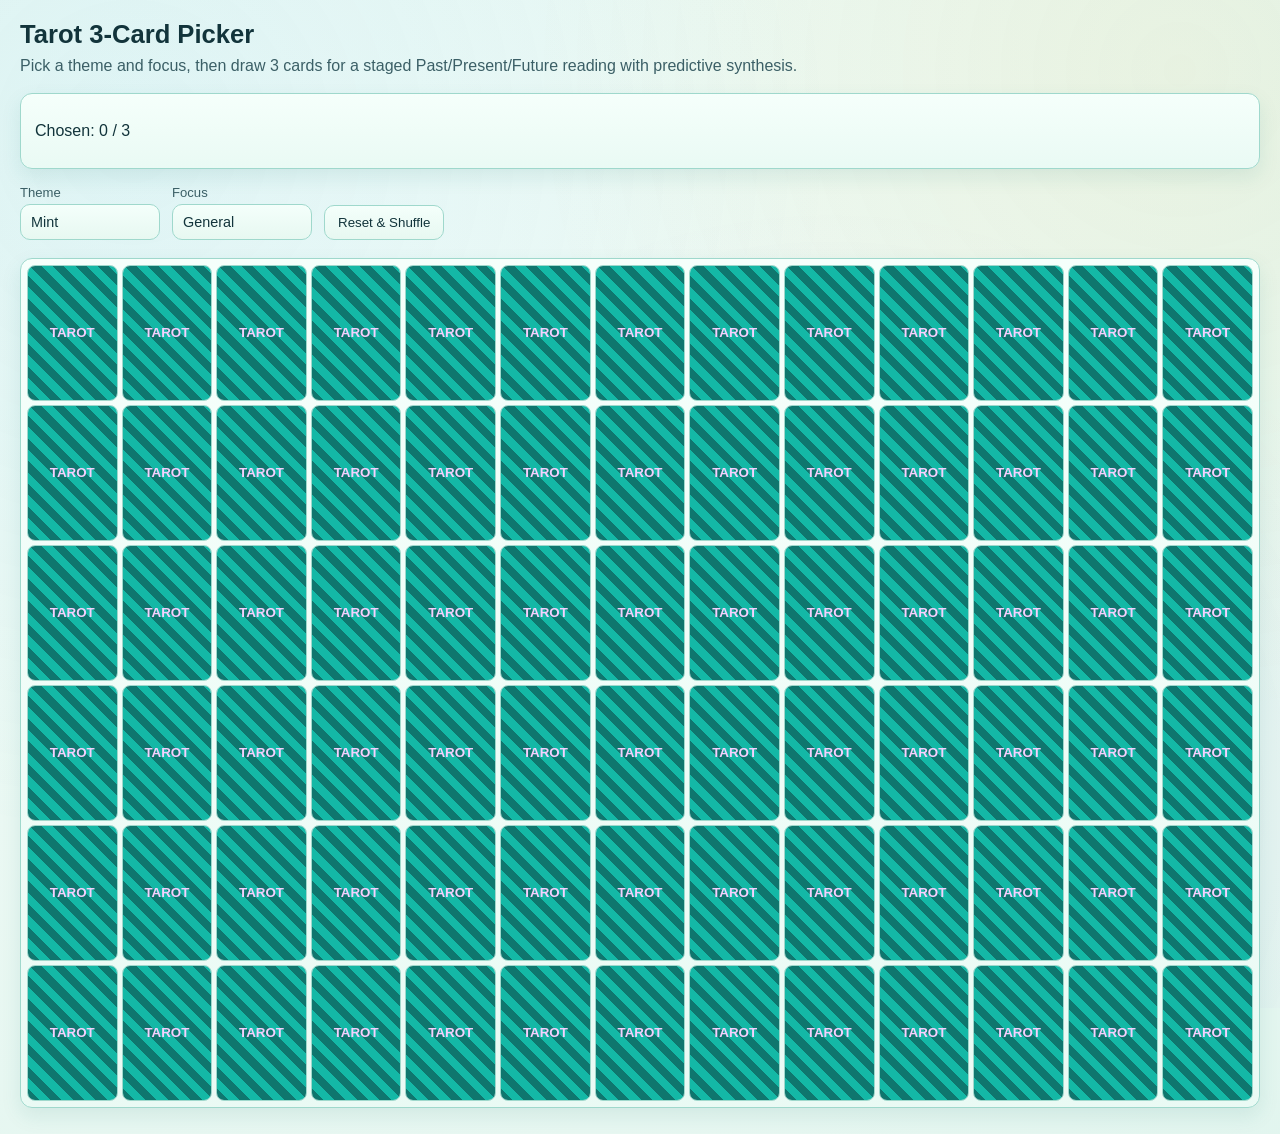
<file: tarot_picker.html>
<!doctype html>
<html lang="en">
<head>
  <meta charset="utf-8">
  <meta name="viewport" content="width=device-width, initial-scale=1">
  <title>Tarot 3-Card Picker + Predictive Reading</title>
  <style>
    :root {
      --bg: #0f172a;
      --card-back-1: #3b0764;
      --card-back-2: #7e22ce;
      --card-front: #f8fafc;
      --text: #e5e7eb;
      --muted: #cbd5e1;
      --accent: #f59e0b;
      --picked: #10b981;
      --panel: #0b1220;
      --border: #1f2937;
      --surface-a: #1e1b4b;
      --surface-b: #0f172a;
    }
    body[data-theme="parchment"] {
      --bg: #f5e9d2;
      --surface-a: #f8f1e3;
      --surface-b: #e8dcc5;
      --card-back-1: #8b5e34;
      --card-back-2: #b98a5a;
      --card-front: #fffdf8;
      --text: #1f2937;
      --muted: #475569;
      --accent: #b45309;
      --picked: #0f766e;
      --panel: #fff8ea;
      --border: #d6c3a5;
    }
    body[data-theme="mint"] {
      --bg: #e8f7f2;
      --surface-a: #f2fbf7;
      --surface-b: #d9f2ea;
      --card-back-1: #0f766e;
      --card-back-2: #14b8a6;
      --card-front: #ffffff;
      --text: #12343b;
      --muted: #3b5f66;
      --accent: #0f766e;
      --picked: #0ea5a4;
      --panel: #f5fffb;
      --border: #9fd8cc;
    }
    body[data-theme="white"] {
      --bg: #f8fafc;
      --surface-a: #ffffff;
      --surface-b: #eef2f7;
      --card-back-1: #475569;
      --card-back-2: #64748b;
      --card-front: #ffffff;
      --text: #1e293b;
      --muted: #475569;
      --accent: #0ea5e9;
      --picked: #0d9488;
      --panel: #ffffff;
      --border: #cbd5e1;
    }
    * { box-sizing: border-box; }
    body {
      margin: 0;
      font-family: "Segoe UI", Tahoma, Arial, sans-serif;
      color: var(--text);
      background: radial-gradient(circle at 20% 20%, var(--surface-a), var(--surface-b));
      background-size: 140% 140%;
      animation: auroraDrift 18s ease-in-out infinite;
      min-height: 100vh;
      position: relative;
      overflow-x: hidden;
    }
    body::before {
      content: "";
      position: fixed;
      inset: -12%;
      pointer-events: none;
      background:
        radial-gradient(circle at 18% 22%, rgba(56, 189, 248, 0.09), transparent 45%),
        radial-gradient(circle at 84% 16%, rgba(251, 191, 36, 0.08), transparent 40%),
        radial-gradient(circle at 62% 82%, rgba(168, 85, 247, 0.09), transparent 45%);
      animation: hazeShift 24s linear infinite;
      z-index: 0;
    }
    .wrap {
      max-width: 1300px;
      margin: 0 auto;
      padding: 20px;
      position: relative;
      z-index: 1;
    }
    h1 {
      margin: 0 0 8px;
      font-size: clamp(1.3rem, 2vw, 2rem);
    }
    .sub {
      margin: 0 0 18px;
      color: var(--muted);
    }
    .status, .prediction {
      margin: 0 0 16px;
      padding: 12px 14px;
      background: linear-gradient(180deg, rgba(11, 18, 32, 0.92), rgba(9, 15, 28, 0.92));
      border: 1px solid var(--border);
      border-radius: 12px;
      box-shadow: 0 12px 28px rgba(2, 6, 23, 0.28);
      backdrop-filter: blur(3px);
    }
    .picked-list {
      margin: 0;
      padding-left: 20px;
    }
    .controls {
      margin: 14px 0 18px;
      display: flex;
      gap: 12px;
      flex-wrap: wrap;
      align-items: end;
    }
    .control-group {
      display: grid;
      gap: 4px;
      min-width: 140px;
      font-size: 0.82rem;
      color: var(--muted);
    }
    .control-group select {
      appearance: none;
      background: linear-gradient(180deg, #1f2937, #172030);
      color: var(--text);
      border: 1px solid #334155;
      border-radius: 10px;
      padding: 9px 10px;
      font-size: 0.9rem;
      outline: none;
      transition: border-color .2s ease, box-shadow .2s ease;
    }
    .control-group select:focus {
      border-color: #94a3b8;
      box-shadow: 0 0 0 3px rgba(148, 163, 184, 0.2);
    }
    button.reset {
      background: linear-gradient(180deg, #1f2937, #172030);
      color: var(--text);
      border: 1px solid #334155;
      border-radius: 10px;
      padding: 9px 13px;
      cursor: pointer;
      transition: transform .16s ease, border-color .2s ease, box-shadow .2s ease;
    }
    button.reset:hover {
      border-color: #94a3b8;
      transform: translateY(-1px);
      box-shadow: 0 8px 16px rgba(2, 6, 23, 0.35);
    }
    .grid {
      display: grid;
      grid-template-columns: repeat(13, minmax(0, 1fr));
      gap: 4px;
      margin-bottom: 6px;
      padding: 6px;
      border: 1px solid #283548;
      border-radius: 12px;
      background: linear-gradient(180deg, #0a1020, #070c18);
      box-shadow: inset 0 0 0 1px rgba(148, 163, 184, 0.05), 0 12px 24px rgba(2, 6, 23, 0.35);
      transition: all .35s ease;
    }
    .grid.picked-only {
      height: auto;
      min-height: 140px;
      overflow: visible;
      display: flex;
      justify-content: center;
      align-items: center;
      gap: 14px;
      padding: 8px 0;
    }
    .card {
      position: relative;
      width: 100%;
      aspect-ratio: 2 / 3;
      min-height: 62px;
      border: 1px solid var(--border);
      border-radius: 8px;
      cursor: pointer;
      overflow: hidden;
      transition: transform .14s ease, box-shadow .22s ease, filter .2s ease;
      user-select: none;
      opacity: 1;
      transform: translateY(0) scale(1);
      animation: cardDeal .36s cubic-bezier(.2,.72,.2,1);
      animation-delay: calc(var(--i, 0) * 8ms);
    }
    .card:hover {
      transform: translateY(-2px);
      box-shadow: 0 5px 16px rgba(0, 0, 0, 0.35);
      filter: brightness(1.06);
    }
    .back, .front {
      position: absolute;
      inset: 0;
      display: grid;
      place-items: center;
      text-align: center;
      padding: 8px;
    }
    .back {
      color: #f5d0fe;
      font-weight: 700;
      background:
        repeating-linear-gradient(
          45deg,
          var(--card-back-1),
          var(--card-back-1) 8px,
          var(--card-back-2) 8px,
          var(--card-back-2) 16px
        );
    }
    .front {
      color: #111827;
      background: var(--card-front);
      transform: translateY(100%);
      transition: transform .2s ease;
      font-size: 0.76rem;
      font-weight: 600;
      line-height: 1.15;
      padding: 4px;
    }
    .card.picked {
      border-color: var(--picked);
      box-shadow: 0 0 0 2px rgba(16, 185, 129, 0.3), 0 8px 18px rgba(16, 185, 129, 0.22);
      cursor: default;
      transform: translateY(-2px);
      animation: pickedPop .22s ease-out;
    }
    .card.picked .front {
      transform: translateY(0);
    }
    .grid.picked-only .card {
      position: relative;
      left: auto;
      top: auto;
      transform: none;
      width: 98px;
      height: 147px;
      z-index: auto !important;
    }
    .grid.picked-only .card:hover {
      transform: translateY(-4px);
    }
    .grid.picked-only .card.picked {
      transform: none;
    }
    .grid.picked-only .card:not(.picked) {
      display: none;
    }
    .pick-no {
      position: absolute;
      top: 5px;
      right: 6px;
      font-size: 0.7rem;
      font-weight: 700;
      color: #052e16;
      background: #6ee7b7;
      border-radius: 999px;
      padding: 2px 7px;
    }
    .done {
      color: var(--accent);
      font-weight: 700;
      animation: glowPulse 1.4s ease-in-out infinite;
    }
    .prediction h2 {
      margin: 0 0 8px;
      font-size: 1.1rem;
    }
    .prediction.reveal {
      animation: panelRise .35s cubic-bezier(.16,.84,.24,1);
    }
    .prediction p {
      margin: 8px 0;
      line-height: 1.4;
    }
    .prediction .mini {
      font-size: 0.93rem;
      color: var(--muted);
    }
    .spread-grid {
      display: grid;
      grid-template-columns: repeat(3, minmax(0, 1fr));
      gap: 12px;
      margin-top: 10px;
    }
    .spread-card {
      border: 1px solid #334155;
      border-radius: 10px;
      padding: 10px;
      background: #0a1020;
    }
    .stage-wrap {
      display: grid;
      grid-template-columns: 82px 1fr;
      gap: 10px;
      align-items: start;
      margin-top: 6px;
    }
    .stage-tarot {
      width: 82px;
      height: 123px;
      border: 1px solid #334155;
      border-radius: 10px;
      overflow: hidden;
      box-shadow: 0 6px 14px rgba(2, 6, 23, 0.4);
      background: var(--card-front);
      display: grid;
      place-items: center;
      text-align: center;
      font-size: 0.72rem;
      font-weight: 700;
      line-height: 1.15;
      padding: 6px;
      color: #111827;
    }
    .stage-text {
      font-size: 0.9rem;
      color: var(--text);
      line-height: 1.35;
    }
    .reading-synthesis {
      border-top: 1px dashed #334155;
      margin-top: 10px;
      padding-top: 8px;
    }
    @media (max-width: 900px) {
      .spread-grid {
        grid-template-columns: 1fr;
      }
      .stage-wrap {
        grid-template-columns: 72px 1fr;
      }
      .stage-tarot {
        width: 72px;
        height: 108px;
      }
    }
    .spread-card strong {
      display: block;
      margin-bottom: 4px;
      color: #f8fafc;
    }



    body[data-theme="mint"] .status,
    body[data-theme="mint"] .prediction,
    body[data-theme="mint"] .grid {
      background: linear-gradient(180deg, rgba(245, 255, 251, 0.98), rgba(233, 250, 244, 0.98));
      border-color: #9fd8cc;
      color: #12343b;
      box-shadow: 0 8px 20px rgba(15, 118, 110, 0.10);
    }
    body[data-theme="mint"] .prediction .mini,
    body[data-theme="mint"] .sub,
    body[data-theme="mint"] .control-group,
    body[data-theme="mint"] .forecast,
    body[data-theme="mint"] .picked-list {
      color: #3b5f66;
    }
    body[data-theme="mint"] .spread-card {
      background: #ffffff;
      border-color: #9fd8cc;
    }
    body[data-theme="mint"] .spread-card strong {
      color: #12343b;
    }
    body[data-theme="mint"] .control-group select,
    body[data-theme="mint"] button.reset {
      background: linear-gradient(180deg, #f4fffb, #e7f8f1);
      color: #12343b;
      border-color: #9fd8cc;
    }

    body[data-theme="parchment"] .status,
    body[data-theme="parchment"] .prediction {
      background: linear-gradient(180deg, rgba(255, 248, 234, 0.98), rgba(248, 241, 227, 0.98));
      border-color: #d6c3a5;
      color: #1f2937;
    }
    body[data-theme="parchment"] .prediction .mini,
    body[data-theme="parchment"] .sub,
    body[data-theme="parchment"] .control-group {
      color: #475569;
    }
    body[data-theme="parchment"] .forecast,
    body[data-theme="parchment"] .picked-list {
      color: #334155;
    }
    body[data-theme="parchment"] .control-group select,
    body[data-theme="parchment"] button.reset {
      background: linear-gradient(180deg, #f8f1e3, #efe3ce);
      color: #1f2937;
      border-color: #cbb390;
    }
    body[data-theme="parchment"] .spread-card {
      background: #fff8ea;
      border-color: #d6c3a5;
    }

    body[data-theme="parchment"] .spread-card strong {
      color: #1f2937;
    }

    body[data-theme="parchment"] .stage-tarot {
      border-color: #cbb390;
    }

    body[data-theme="white"] .status,
    body[data-theme="white"] .prediction {
      background: linear-gradient(180deg, rgba(255,255,255,0.98), rgba(248,250,252,0.98));
      border-color: #cbd5e1;
      color: #1e293b;
    }
    body[data-theme="white"] .prediction .mini,
    body[data-theme="white"] .sub,
    body[data-theme="white"] .control-group {
      color: #475569;
    }
    body[data-theme="white"] .spread-card {
      background: #ffffff;
      border-color: #cbd5e1;
    }
    body[data-theme="white"] .spread-card strong {
      color: #0f172a;
    }
    body[data-theme="white"] .forecast,
    body[data-theme="white"] .picked-list {
      color: #334155;
    }
    body[data-theme="white"] .control-group select,
    body[data-theme="white"] button.reset {
      background: linear-gradient(180deg, #ffffff, #f8fafc);
      color: #1f2937;
      border-color: #cbd5e1;
    }
    .forecast {
      margin: 10px 0 6px;
      padding-left: 18px;
    }

    @keyframes auroraDrift {
      0% { background-position: 0% 50%; }
      50% { background-position: 100% 50%; }
      100% { background-position: 0% 50%; }
    }
    @keyframes hazeShift {
      0% { transform: translate3d(0,0,0) scale(1); }
      50% { transform: translate3d(1.5%, -1.5%, 0) scale(1.03); }
      100% { transform: translate3d(0,0,0) scale(1); }
    }
    @keyframes cardDeal {
      from { opacity: 0; transform: translateY(10px) scale(0.97); }
      to { opacity: 1; transform: translateY(0) scale(1); }
    }
    @keyframes pickedPop {
      0% { transform: translateY(0) scale(0.98); }
      100% { transform: translateY(-2px) scale(1); }
    }
    @keyframes panelRise {
      0% { opacity: 0; transform: translateY(10px); }
      100% { opacity: 1; transform: translateY(0); }
    }
    @keyframes glowPulse {
      0%, 100% { text-shadow: 0 0 0 rgba(245, 158, 11, 0); }
      50% { text-shadow: 0 0 10px rgba(245, 158, 11, 0.4); }
    }
    @media (prefers-reduced-motion: reduce) {
      *, *::before, *::after {
        animation: none !important;
        transition: none !important;
      }
    }

  </style>
</head>
<body>
  <main class="wrap">
    <h1>Tarot 3-Card Picker</h1>
    <p class="sub">Pick a theme and focus, then draw 3 cards for a staged Past/Present/Future reading with predictive synthesis.</p>
    <section class="status" aria-live="polite">
      <p id="count">Chosen: 0 / 3</p>
      <ol id="pickedList" class="picked-list"></ol>
      <p id="doneMsg" class="done" hidden>3 cards selected. Predictive reading generated below.</p>
    </section>
    <section id="predictionPanel" class="prediction" hidden>
      <h2>Predictive Reading</h2>
      <p class="mini">This forecast is interpretive guidance based on card archetypes, suit elements, and spread position (not deterministic certainty).</p>
      <div id="spreadCards" class="spread-grid"></div>
      <p id="patternLine"></p>
      <p id="trajectory"></p>
      <p id="likelyLine"></p>
      <p id="riskLine"></p>
      <ul id="forecastList" class="forecast"></ul>
      <p id="actionLine"></p>
      <p id="confidenceLine" class="mini"></p>
    </section>
    <div class="controls">
      <label class="control-group">Theme
        <select id="themeSelect">
          <option value="mint">Mint</option>
          <option value="parchment">Parchment</option>
          <option value="white">White</option>
        </select>
      </label>
      <label class="control-group">Focus
        <select id="focusSelect">
          <option value="general">General</option>
          <option value="love">Love</option>
          <option value="career">Career</option>
          <option value="money">Money</option>
        </select>
      </label>
      <button class="reset" id="resetBtn" type="button">Reset & Shuffle</button>
    </div>
    <section id="grid" class="grid" aria-label="Tarot cards">
      <button class="card" type="button" data-name="The Fool" data-index="0" aria-label="Tarot card 1"><span class="back">TAROT</span><span class="front">The Fool</span></button>
<button class="card" type="button" data-name="The Magician" data-index="1" aria-label="Tarot card 2"><span class="back">TAROT</span><span class="front">The Magician</span></button>
<button class="card" type="button" data-name="The High Priestess" data-index="2" aria-label="Tarot card 3"><span class="back">TAROT</span><span class="front">The High Priestess</span></button>
<button class="card" type="button" data-name="The Empress" data-index="3" aria-label="Tarot card 4"><span class="back">TAROT</span><span class="front">The Empress</span></button>
<button class="card" type="button" data-name="The Emperor" data-index="4" aria-label="Tarot card 5"><span class="back">TAROT</span><span class="front">The Emperor</span></button>
<button class="card" type="button" data-name="The Hierophant" data-index="5" aria-label="Tarot card 6"><span class="back">TAROT</span><span class="front">The Hierophant</span></button>
<button class="card" type="button" data-name="The Lovers" data-index="6" aria-label="Tarot card 7"><span class="back">TAROT</span><span class="front">The Lovers</span></button>
<button class="card" type="button" data-name="The Chariot" data-index="7" aria-label="Tarot card 8"><span class="back">TAROT</span><span class="front">The Chariot</span></button>
<button class="card" type="button" data-name="Strength" data-index="8" aria-label="Tarot card 9"><span class="back">TAROT</span><span class="front">Strength</span></button>
<button class="card" type="button" data-name="The Hermit" data-index="9" aria-label="Tarot card 10"><span class="back">TAROT</span><span class="front">The Hermit</span></button>
<button class="card" type="button" data-name="Wheel of Fortune" data-index="10" aria-label="Tarot card 11"><span class="back">TAROT</span><span class="front">Wheel of Fortune</span></button>
<button class="card" type="button" data-name="Justice" data-index="11" aria-label="Tarot card 12"><span class="back">TAROT</span><span class="front">Justice</span></button>
<button class="card" type="button" data-name="The Hanged Man" data-index="12" aria-label="Tarot card 13"><span class="back">TAROT</span><span class="front">The Hanged Man</span></button>
<button class="card" type="button" data-name="Death" data-index="13" aria-label="Tarot card 14"><span class="back">TAROT</span><span class="front">Death</span></button>
<button class="card" type="button" data-name="Temperance" data-index="14" aria-label="Tarot card 15"><span class="back">TAROT</span><span class="front">Temperance</span></button>
<button class="card" type="button" data-name="The Devil" data-index="15" aria-label="Tarot card 16"><span class="back">TAROT</span><span class="front">The Devil</span></button>
<button class="card" type="button" data-name="The Tower" data-index="16" aria-label="Tarot card 17"><span class="back">TAROT</span><span class="front">The Tower</span></button>
<button class="card" type="button" data-name="The Star" data-index="17" aria-label="Tarot card 18"><span class="back">TAROT</span><span class="front">The Star</span></button>
<button class="card" type="button" data-name="The Moon" data-index="18" aria-label="Tarot card 19"><span class="back">TAROT</span><span class="front">The Moon</span></button>
<button class="card" type="button" data-name="The Sun" data-index="19" aria-label="Tarot card 20"><span class="back">TAROT</span><span class="front">The Sun</span></button>
<button class="card" type="button" data-name="Judgement" data-index="20" aria-label="Tarot card 21"><span class="back">TAROT</span><span class="front">Judgement</span></button>
<button class="card" type="button" data-name="The World" data-index="21" aria-label="Tarot card 22"><span class="back">TAROT</span><span class="front">The World</span></button>
<button class="card" type="button" data-name="Ace of Wands" data-index="22" aria-label="Tarot card 23"><span class="back">TAROT</span><span class="front">Ace of Wands</span></button>
<button class="card" type="button" data-name="Two of Wands" data-index="23" aria-label="Tarot card 24"><span class="back">TAROT</span><span class="front">Two of Wands</span></button>
<button class="card" type="button" data-name="Three of Wands" data-index="24" aria-label="Tarot card 25"><span class="back">TAROT</span><span class="front">Three of Wands</span></button>
<button class="card" type="button" data-name="Four of Wands" data-index="25" aria-label="Tarot card 26"><span class="back">TAROT</span><span class="front">Four of Wands</span></button>
<button class="card" type="button" data-name="Five of Wands" data-index="26" aria-label="Tarot card 27"><span class="back">TAROT</span><span class="front">Five of Wands</span></button>
<button class="card" type="button" data-name="Six of Wands" data-index="27" aria-label="Tarot card 28"><span class="back">TAROT</span><span class="front">Six of Wands</span></button>
<button class="card" type="button" data-name="Seven of Wands" data-index="28" aria-label="Tarot card 29"><span class="back">TAROT</span><span class="front">Seven of Wands</span></button>
<button class="card" type="button" data-name="Eight of Wands" data-index="29" aria-label="Tarot card 30"><span class="back">TAROT</span><span class="front">Eight of Wands</span></button>
<button class="card" type="button" data-name="Nine of Wands" data-index="30" aria-label="Tarot card 31"><span class="back">TAROT</span><span class="front">Nine of Wands</span></button>
<button class="card" type="button" data-name="Ten of Wands" data-index="31" aria-label="Tarot card 32"><span class="back">TAROT</span><span class="front">Ten of Wands</span></button>
<button class="card" type="button" data-name="Page of Wands" data-index="32" aria-label="Tarot card 33"><span class="back">TAROT</span><span class="front">Page of Wands</span></button>
<button class="card" type="button" data-name="Knight of Wands" data-index="33" aria-label="Tarot card 34"><span class="back">TAROT</span><span class="front">Knight of Wands</span></button>
<button class="card" type="button" data-name="Queen of Wands" data-index="34" aria-label="Tarot card 35"><span class="back">TAROT</span><span class="front">Queen of Wands</span></button>
<button class="card" type="button" data-name="King of Wands" data-index="35" aria-label="Tarot card 36"><span class="back">TAROT</span><span class="front">King of Wands</span></button>
<button class="card" type="button" data-name="Ace of Cups" data-index="36" aria-label="Tarot card 37"><span class="back">TAROT</span><span class="front">Ace of Cups</span></button>
<button class="card" type="button" data-name="Two of Cups" data-index="37" aria-label="Tarot card 38"><span class="back">TAROT</span><span class="front">Two of Cups</span></button>
<button class="card" type="button" data-name="Three of Cups" data-index="38" aria-label="Tarot card 39"><span class="back">TAROT</span><span class="front">Three of Cups</span></button>
<button class="card" type="button" data-name="Four of Cups" data-index="39" aria-label="Tarot card 40"><span class="back">TAROT</span><span class="front">Four of Cups</span></button>
<button class="card" type="button" data-name="Five of Cups" data-index="40" aria-label="Tarot card 41"><span class="back">TAROT</span><span class="front">Five of Cups</span></button>
<button class="card" type="button" data-name="Six of Cups" data-index="41" aria-label="Tarot card 42"><span class="back">TAROT</span><span class="front">Six of Cups</span></button>
<button class="card" type="button" data-name="Seven of Cups" data-index="42" aria-label="Tarot card 43"><span class="back">TAROT</span><span class="front">Seven of Cups</span></button>
<button class="card" type="button" data-name="Eight of Cups" data-index="43" aria-label="Tarot card 44"><span class="back">TAROT</span><span class="front">Eight of Cups</span></button>
<button class="card" type="button" data-name="Nine of Cups" data-index="44" aria-label="Tarot card 45"><span class="back">TAROT</span><span class="front">Nine of Cups</span></button>
<button class="card" type="button" data-name="Ten of Cups" data-index="45" aria-label="Tarot card 46"><span class="back">TAROT</span><span class="front">Ten of Cups</span></button>
<button class="card" type="button" data-name="Page of Cups" data-index="46" aria-label="Tarot card 47"><span class="back">TAROT</span><span class="front">Page of Cups</span></button>
<button class="card" type="button" data-name="Knight of Cups" data-index="47" aria-label="Tarot card 48"><span class="back">TAROT</span><span class="front">Knight of Cups</span></button>
<button class="card" type="button" data-name="Queen of Cups" data-index="48" aria-label="Tarot card 49"><span class="back">TAROT</span><span class="front">Queen of Cups</span></button>
<button class="card" type="button" data-name="King of Cups" data-index="49" aria-label="Tarot card 50"><span class="back">TAROT</span><span class="front">King of Cups</span></button>
<button class="card" type="button" data-name="Ace of Swords" data-index="50" aria-label="Tarot card 51"><span class="back">TAROT</span><span class="front">Ace of Swords</span></button>
<button class="card" type="button" data-name="Two of Swords" data-index="51" aria-label="Tarot card 52"><span class="back">TAROT</span><span class="front">Two of Swords</span></button>
<button class="card" type="button" data-name="Three of Swords" data-index="52" aria-label="Tarot card 53"><span class="back">TAROT</span><span class="front">Three of Swords</span></button>
<button class="card" type="button" data-name="Four of Swords" data-index="53" aria-label="Tarot card 54"><span class="back">TAROT</span><span class="front">Four of Swords</span></button>
<button class="card" type="button" data-name="Five of Swords" data-index="54" aria-label="Tarot card 55"><span class="back">TAROT</span><span class="front">Five of Swords</span></button>
<button class="card" type="button" data-name="Six of Swords" data-index="55" aria-label="Tarot card 56"><span class="back">TAROT</span><span class="front">Six of Swords</span></button>
<button class="card" type="button" data-name="Seven of Swords" data-index="56" aria-label="Tarot card 57"><span class="back">TAROT</span><span class="front">Seven of Swords</span></button>
<button class="card" type="button" data-name="Eight of Swords" data-index="57" aria-label="Tarot card 58"><span class="back">TAROT</span><span class="front">Eight of Swords</span></button>
<button class="card" type="button" data-name="Nine of Swords" data-index="58" aria-label="Tarot card 59"><span class="back">TAROT</span><span class="front">Nine of Swords</span></button>
<button class="card" type="button" data-name="Ten of Swords" data-index="59" aria-label="Tarot card 60"><span class="back">TAROT</span><span class="front">Ten of Swords</span></button>
<button class="card" type="button" data-name="Page of Swords" data-index="60" aria-label="Tarot card 61"><span class="back">TAROT</span><span class="front">Page of Swords</span></button>
<button class="card" type="button" data-name="Knight of Swords" data-index="61" aria-label="Tarot card 62"><span class="back">TAROT</span><span class="front">Knight of Swords</span></button>
<button class="card" type="button" data-name="Queen of Swords" data-index="62" aria-label="Tarot card 63"><span class="back">TAROT</span><span class="front">Queen of Swords</span></button>
<button class="card" type="button" data-name="King of Swords" data-index="63" aria-label="Tarot card 64"><span class="back">TAROT</span><span class="front">King of Swords</span></button>
<button class="card" type="button" data-name="Ace of Pentacles" data-index="64" aria-label="Tarot card 65"><span class="back">TAROT</span><span class="front">Ace of Pentacles</span></button>
<button class="card" type="button" data-name="Two of Pentacles" data-index="65" aria-label="Tarot card 66"><span class="back">TAROT</span><span class="front">Two of Pentacles</span></button>
<button class="card" type="button" data-name="Three of Pentacles" data-index="66" aria-label="Tarot card 67"><span class="back">TAROT</span><span class="front">Three of Pentacles</span></button>
<button class="card" type="button" data-name="Four of Pentacles" data-index="67" aria-label="Tarot card 68"><span class="back">TAROT</span><span class="front">Four of Pentacles</span></button>
<button class="card" type="button" data-name="Five of Pentacles" data-index="68" aria-label="Tarot card 69"><span class="back">TAROT</span><span class="front">Five of Pentacles</span></button>
<button class="card" type="button" data-name="Six of Pentacles" data-index="69" aria-label="Tarot card 70"><span class="back">TAROT</span><span class="front">Six of Pentacles</span></button>
<button class="card" type="button" data-name="Seven of Pentacles" data-index="70" aria-label="Tarot card 71"><span class="back">TAROT</span><span class="front">Seven of Pentacles</span></button>
<button class="card" type="button" data-name="Eight of Pentacles" data-index="71" aria-label="Tarot card 72"><span class="back">TAROT</span><span class="front">Eight of Pentacles</span></button>
<button class="card" type="button" data-name="Nine of Pentacles" data-index="72" aria-label="Tarot card 73"><span class="back">TAROT</span><span class="front">Nine of Pentacles</span></button>
<button class="card" type="button" data-name="Ten of Pentacles" data-index="73" aria-label="Tarot card 74"><span class="back">TAROT</span><span class="front">Ten of Pentacles</span></button>
<button class="card" type="button" data-name="Page of Pentacles" data-index="74" aria-label="Tarot card 75"><span class="back">TAROT</span><span class="front">Page of Pentacles</span></button>
<button class="card" type="button" data-name="Knight of Pentacles" data-index="75" aria-label="Tarot card 76"><span class="back">TAROT</span><span class="front">Knight of Pentacles</span></button>
<button class="card" type="button" data-name="Queen of Pentacles" data-index="76" aria-label="Tarot card 77"><span class="back">TAROT</span><span class="front">Queen of Pentacles</span></button>
<button class="card" type="button" data-name="King of Pentacles" data-index="77" aria-label="Tarot card 78"><span class="back">TAROT</span><span class="front">King of Pentacles</span></button>
    </section>
  </main>
  <script>
    const allCards = ["The Fool", "The Magician", "The High Priestess", "The Empress", "The Emperor", "The Hierophant", "The Lovers", "The Chariot", "Strength", "The Hermit", "Wheel of Fortune", "Justice", "The Hanged Man", "Death", "Temperance", "The Devil", "The Tower", "The Star", "The Moon", "The Sun", "Judgement", "The World", "Ace of Wands", "Two of Wands", "Three of Wands", "Four of Wands", "Five of Wands", "Six of Wands", "Seven of Wands", "Eight of Wands", "Nine of Wands", "Ten of Wands", "Page of Wands", "Knight of Wands", "Queen of Wands", "King of Wands", "Ace of Cups", "Two of Cups", "Three of Cups", "Four of Cups", "Five of Cups", "Six of Cups", "Seven of Cups", "Eight of Cups", "Nine of Cups", "Ten of Cups", "Page of Cups", "Knight of Cups", "Queen of Cups", "King of Cups", "Ace of Swords", "Two of Swords", "Three of Swords", "Four of Swords", "Five of Swords", "Six of Swords", "Seven of Swords", "Eight of Swords", "Nine of Swords", "Ten of Swords", "Page of Swords", "Knight of Swords", "Queen of Swords", "King of Swords", "Ace of Pentacles", "Two of Pentacles", "Three of Pentacles", "Four of Pentacles", "Five of Pentacles", "Six of Pentacles", "Seven of Pentacles", "Eight of Pentacles", "Nine of Pentacles", "Ten of Pentacles", "Page of Pentacles", "Knight of Pentacles", "Queen of Pentacles", "King of Pentacles"];
    const MAJOR_META = {"The Fool": {"insight": "a leap into unknown potential", "advice": "start clean but commit to one grounded next step", "energy": 2, "challenge": 0.8, "domains": {"love": 0.8, "career": 1.2, "finance": 0.2, "wellbeing": 1.0}}, "The Magician": {"insight": "focused manifestation through skill and intention", "advice": "align your words, tools, and actions around one target", "energy": 1.9, "challenge": 0.6, "domains": {"love": 0.9, "career": 1.3, "finance": 0.8, "wellbeing": 0.9}}, "The High Priestess": {"insight": "hidden information and intuitive timing", "advice": "delay noisy decisions and trust quiet data", "energy": 0.4, "challenge": 0.9, "domains": {"love": 0.8, "career": 0.2, "finance": 0.1, "wellbeing": 1.2}}, "The Empress": {"insight": "growth, nurture, and abundance", "advice": "invest in what is already healthy and fertile", "energy": 1.5, "challenge": 0.4, "domains": {"love": 1.3, "career": 0.9, "finance": 0.8, "wellbeing": 1.3}}, "The Emperor": {"insight": "structure, authority, and execution", "advice": "set boundaries, timelines, and ownership", "energy": 1.4, "challenge": 0.8, "domains": {"love": 0.5, "career": 1.4, "finance": 1.1, "wellbeing": 0.6}}, "The Hierophant": {"insight": "tradition, mentorship, and shared values", "advice": "use proven systems before inventing new ones", "energy": 0.9, "challenge": 0.7, "domains": {"love": 1.0, "career": 0.8, "finance": 0.7, "wellbeing": 0.7}}, "The Lovers": {"insight": "alignment through choice and values", "advice": "choose what is honest, not just attractive", "energy": 1.2, "challenge": 0.8, "domains": {"love": 1.6, "career": 0.8, "finance": 0.4, "wellbeing": 1.0}}, "The Chariot": {"insight": "directed momentum and disciplined progress", "advice": "focus all effort on one lane for 30 days", "energy": 1.8, "challenge": 0.8, "domains": {"love": 0.7, "career": 1.5, "finance": 1.0, "wellbeing": 0.7}}, "Strength": {"insight": "courage, patience, and inner regulation", "advice": "lead with composure under pressure", "energy": 1.1, "challenge": 0.5, "domains": {"love": 1.1, "career": 0.9, "finance": 0.6, "wellbeing": 1.4}}, "The Hermit": {"insight": "reflection and selective withdrawal", "advice": "reduce noise and let insight mature", "energy": 0.2, "challenge": 1.0, "domains": {"love": 0.3, "career": 0.7, "finance": 0.4, "wellbeing": 1.1}}, "Wheel of Fortune": {"insight": "turning cycles and changing conditions", "advice": "stay adaptable and capitalize on timing", "energy": 1.3, "challenge": 1.0, "domains": {"love": 0.9, "career": 1.0, "finance": 1.0, "wellbeing": 0.8}}, "Justice": {"insight": "cause, effect, and objective truth", "advice": "document facts and choose proportionate action", "energy": 0.8, "challenge": 0.7, "domains": {"love": 0.6, "career": 1.0, "finance": 0.9, "wellbeing": 0.6}}, "The Hanged Man": {"insight": "necessary pause and perspective shift", "advice": "release control to reveal the better path", "energy": -0.2, "challenge": 1.2, "domains": {"love": 0.6, "career": 0.3, "finance": 0.2, "wellbeing": 0.8}}, "Death": {"insight": "ending that creates transformation", "advice": "close the old cycle fully before restarting", "energy": 0.7, "challenge": 1.3, "domains": {"love": 0.7, "career": 0.9, "finance": 0.7, "wellbeing": 0.9}}, "Temperance": {"insight": "integration, moderation, and healing", "advice": "blend extremes into a sustainable rhythm", "energy": 1.0, "challenge": 0.4, "domains": {"love": 1.0, "career": 0.9, "finance": 0.8, "wellbeing": 1.4}}, "The Devil": {"insight": "attachment, compulsion, or power traps", "advice": "name the dependency and renegotiate the pattern", "energy": 0.6, "challenge": 1.6, "domains": {"love": -0.3, "career": 0.5, "finance": -0.4, "wellbeing": -0.5}}, "The Tower": {"insight": "disruption that breaks unstable structures", "advice": "protect essentials and rebuild on facts", "energy": 0.4, "challenge": 1.8, "domains": {"love": -0.2, "career": 0.2, "finance": -0.3, "wellbeing": -0.4}}, "The Star": {"insight": "renewed hope and long-range clarity", "advice": "act from faith supported by practical steps", "energy": 1.3, "challenge": 0.3, "domains": {"love": 1.1, "career": 1.0, "finance": 0.8, "wellbeing": 1.6}}, "The Moon": {"insight": "ambiguity, fear, and symbolic intuition", "advice": "verify assumptions and track emotional bias", "energy": 0.3, "challenge": 1.4, "domains": {"love": 0.2, "career": 0.0, "finance": -0.2, "wellbeing": 0.1}}, "The Sun": {"insight": "clarity, vitality, and visible success", "advice": "move decisively while conditions are bright", "energy": 1.8, "challenge": 0.2, "domains": {"love": 1.4, "career": 1.5, "finance": 1.1, "wellbeing": 1.7}}, "Judgement": {"insight": "awakening, reckoning, and decisive renewal", "advice": "answer the call and stop postponing your pivot", "energy": 1.4, "challenge": 0.7, "domains": {"love": 0.8, "career": 1.2, "finance": 0.8, "wellbeing": 1.0}}, "The World": {"insight": "completion, mastery, and expansion", "advice": "close this chapter and step into the next tier", "energy": 1.6, "challenge": 0.3, "domains": {"love": 1.2, "career": 1.3, "finance": 1.0, "wellbeing": 1.2}}};
    const RANK_META = {"Ace": {"theme": "new potential", "energy": 1.3, "challenge": 0.5, "domains": {"love": 0.6, "career": 0.6, "finance": 0.6, "wellbeing": 0.7}, "advice": "start small and start now"}, "Two": {"theme": "balance and choice", "energy": 0.8, "challenge": 0.8, "domains": {"love": 0.7, "career": 0.4, "finance": 0.5, "wellbeing": 0.6}, "advice": "choose with both logic and feeling"}, "Three": {"theme": "growth and expansion", "energy": 1.1, "challenge": 0.6, "domains": {"love": 0.8, "career": 0.9, "finance": 0.7, "wellbeing": 0.7}, "advice": "collaborate where momentum already exists"}, "Four": {"theme": "structure and stability", "energy": 0.6, "challenge": 0.6, "domains": {"love": 0.5, "career": 0.7, "finance": 0.8, "wellbeing": 0.7}, "advice": "stabilize before scaling"}, "Five": {"theme": "friction and adaptation", "energy": 0.4, "challenge": 1.3, "domains": {"love": -0.2, "career": 0.1, "finance": -0.2, "wellbeing": -0.3}, "advice": "treat conflict as feedback, not identity"}, "Six": {"theme": "rebalancing and recovery", "energy": 0.9, "challenge": 0.5, "domains": {"love": 0.8, "career": 0.7, "finance": 0.6, "wellbeing": 0.9}, "advice": "accept support and consolidate gains"}, "Seven": {"theme": "assessment and conviction", "energy": 0.8, "challenge": 0.9, "domains": {"love": 0.3, "career": 0.7, "finance": 0.6, "wellbeing": 0.5}, "advice": "evaluate assumptions before doubling down"}, "Eight": {"theme": "movement and skill", "energy": 1.2, "challenge": 0.6, "domains": {"love": 0.6, "career": 1.0, "finance": 0.8, "wellbeing": 0.6}, "advice": "keep cadence high and quality controlled"}, "Nine": {"theme": "near completion", "energy": 1.0, "challenge": 0.7, "domains": {"love": 0.7, "career": 0.9, "finance": 0.9, "wellbeing": 0.8}, "advice": "finish strong and protect boundaries"}, "Ten": {"theme": "closure and consequence", "energy": 0.7, "challenge": 1.0, "domains": {"love": 0.4, "career": 0.6, "finance": 0.7, "wellbeing": 0.4}, "advice": "complete the cycle before restarting"}, "Page": {"theme": "learning and messages", "energy": 1.0, "challenge": 0.8, "domains": {"love": 0.7, "career": 0.7, "finance": 0.5, "wellbeing": 0.8}, "advice": "stay curious and gather signal"}, "Knight": {"theme": "drive and pursuit", "energy": 1.3, "challenge": 1.0, "domains": {"love": 0.6, "career": 1.1, "finance": 0.8, "wellbeing": 0.5}, "advice": "move boldly but avoid tunnel vision"}, "Queen": {"theme": "mastery through care", "energy": 1.0, "challenge": 0.6, "domains": {"love": 1.0, "career": 0.8, "finance": 0.7, "wellbeing": 1.0}, "advice": "lead with calm authority"}, "King": {"theme": "authority and stewardship", "energy": 1.1, "challenge": 0.7, "domains": {"love": 0.8, "career": 1.2, "finance": 1.0, "wellbeing": 0.8}, "advice": "commit to long-term responsibility"}};
    const SUIT_META = {"Wands": {"focus": "action, ambition, and creative force", "energy": 1.3, "challenge": 0.8, "domains": {"love": 0.6, "career": 1.2, "finance": 0.6, "wellbeing": 0.6}, "advice": "channel momentum into one priority"}, "Cups": {"focus": "emotion, intuition, and relationships", "energy": 0.8, "challenge": 0.8, "domains": {"love": 1.3, "career": 0.4, "finance": 0.3, "wellbeing": 1.1}, "advice": "name feelings early before they spill over"}, "Swords": {"focus": "thought, truth, and difficult clarity", "energy": 1.0, "challenge": 1.2, "domains": {"love": 0.2, "career": 0.8, "finance": 0.4, "wellbeing": 0.2}, "advice": "cut noise and communicate precisely"}, "Pentacles": {"focus": "material stability, health, and resources", "energy": 0.9, "challenge": 0.7, "domains": {"love": 0.5, "career": 0.8, "finance": 1.4, "wellbeing": 0.9}, "advice": "opt for sustainable, practical gains"}};

    const POSITIONS = ["Past", "Present", "Future"];
    const POSITION_WEIGHTS = [0.24, 0.33, 0.43];
    const maxPicks = 3;

    const FOCUS_WEIGHTS = {
      general: { love: 1, career: 1, finance: 1, wellbeing: 1 },
      love: { love: 1.35, career: 0.9, finance: 0.85, wellbeing: 1.05 },
      career: { love: 0.85, career: 1.35, finance: 1.05, wellbeing: 0.95 },
      money: { love: 0.8, career: 1.1, finance: 1.4, wellbeing: 0.9 },
    };

    const FOCUS_LABEL = {
      general: "General",
      love: "Love",
      career: "Career",
      money: "Money",
    };

    const SUIT_ELEMENT = { Wands: "Fire", Swords: "Air", Cups: "Water", Pentacles: "Earth" };
    const MAJOR_ELEMENT = {
      "The Fool": "Air", "The Magician": "Air", "The High Priestess": "Water", "The Empress": "Earth",
      "The Emperor": "Fire", "The Hierophant": "Earth", "The Lovers": "Air", "The Chariot": "Water",
      "Strength": "Fire", "The Hermit": "Earth", "Wheel of Fortune": "Fire", "Justice": "Air",
      "The Hanged Man": "Water", "Death": "Water", "Temperance": "Fire", "The Devil": "Earth",
      "The Tower": "Fire", "The Star": "Air", "The Moon": "Water", "The Sun": "Fire",
      "Judgement": "Fire", "The World": "Earth"
    };

    let picks = [];
    let deck = [];
    let focusMode = "general";

    const grid = document.getElementById("grid");
    const countEl = document.getElementById("count");
    const pickedList = document.getElementById("pickedList");
    const doneMsg = document.getElementById("doneMsg");
    const resetBtn = document.getElementById("resetBtn");
    const themeSelect = document.getElementById("themeSelect");
    const focusSelect = document.getElementById("focusSelect");
    const predictionPanel = document.getElementById("predictionPanel");
    const spreadCards = document.getElementById("spreadCards");
    const patternLine = document.getElementById("patternLine");
    const trajectory = document.getElementById("trajectory");
    const likelyLine = document.getElementById("likelyLine");
    const riskLine = document.getElementById("riskLine");
    const forecastList = document.getElementById("forecastList");
    const actionLine = document.getElementById("actionLine");
    const confidenceLine = document.getElementById("confidenceLine");

    function clamp(value, min, max) {
      return Math.max(min, Math.min(max, value));
    }

    function shuffle(array) {
      for (let i = array.length - 1; i > 0; i--) {
        const j = Math.floor(Math.random() * (i + 1));
        [array[i], array[j]] = [array[j], array[i]];
      }
      return array;
    }

    function applyTheme(themeValue) {
      const theme = ["mint", "parchment", "white"].includes(themeValue) ? themeValue : "mint";
      document.body.setAttribute("data-theme", theme);
      themeSelect.value = theme;
    }

    function parseMinor(cardName) {
      const bits = cardName.split(" of ");
      if (bits.length !== 2) return null;
      return { rank: bits[0], suit: bits[1] };
    }

    function elementCompatibility(a, b) {
      if (!a || !b) return 0;
      if (a === b) return 0.6;
      if ((a === "Fire" && b === "Air") || (a === "Air" && b === "Fire")) return 0.7;
      if ((a === "Water" && b === "Earth") || (a === "Earth" && b === "Water")) return 0.7;
      if ((a === "Fire" && b === "Water") || (a === "Water" && b === "Fire")) return -0.8;
      if ((a === "Air" && b === "Earth") || (a === "Earth" && b === "Air")) return -0.8;
      return 0;
    }

    function cardElement(cardName) {
      const parsed = parseMinor(cardName);
      if (parsed && SUIT_ELEMENT[parsed.suit]) return SUIT_ELEMENT[parsed.suit];
      return MAJOR_ELEMENT[cardName] || "Unknown";
    }

    function showPickedOnly() {
      grid.classList.add("picked-only");
      const selected = [...grid.querySelectorAll(".card.picked")].sort(
        (a, b) => Number(a.dataset.pickOrder) - Number(b.dataset.pickOrder)
      );
      [...grid.querySelectorAll(".card")].forEach((card) => {
        if (!card.classList.contains("picked")) card.hidden = true;
      });
      selected.forEach((card) => {
        card.hidden = false;
        grid.appendChild(card);
      });
    }

    function buildCardMeta(cardName, orientation) {
      const major = MAJOR_META[cardName];
      if (major) {
        return { ...major, source: "major", orientation };
      }

      const parsed = parseMinor(cardName);
      if (!parsed || !RANK_META[parsed.rank] || !SUIT_META[parsed.suit]) {
        return {
          insight: "mixed signals and evolving context",
          advice: "pause, simplify, and gather better signal",
          energy: 0.5,
          challenge: 0.8,
          domains: { love: 0.4, career: 0.4, finance: 0.4, wellbeing: 0.5 },
          source: "fallback",
          orientation,
        };
      }

      const rankMeta = RANK_META[parsed.rank];
      const suitMeta = SUIT_META[parsed.suit];
      return {
        insight: `${rankMeta.theme} in ${suitMeta.focus}`,
        advice: `${rankMeta.advice}; ${suitMeta.advice}`,
        energy: (rankMeta.energy + suitMeta.energy) / 2,
        challenge: (rankMeta.challenge + suitMeta.challenge) / 2,
        domains: {
          love: rankMeta.domains.love * 0.45 + suitMeta.domains.love * 0.55,
          career: rankMeta.domains.career * 0.45 + suitMeta.domains.career * 0.55,
          finance: rankMeta.domains.finance * 0.45 + suitMeta.domains.finance * 0.55,
          wellbeing: rankMeta.domains.wellbeing * 0.45 + suitMeta.domains.wellbeing * 0.55,
        },
        source: "minor",
        orientation,
      };
    }

    function readingSentence(position, cardName, meta) {
      if (meta.orientation === "reversed") {
        return `${position}: ${cardName} (reversed) indicates delays around ${meta.insight}.`;
      }
      return `${position}: ${cardName} indicates ${meta.insight}.`;
    }

    function computePrediction() {
      const domainScores = { love: 0, career: 0, finance: 0, wellbeing: 0 };
      let totalEnergy = 0;
      let totalChallenge = 0;
      let reversedCount = 0;
      let majorCount = 0;
      const elementCount = { Fire: 0, Air: 0, Water: 0, Earth: 0 };
      const cardSummaries = [];
      const focusWeights = FOCUS_WEIGHTS[focusMode] || FOCUS_WEIGHTS.general;

      picks.forEach((pick, idx) => {
        const weight = POSITION_WEIGHTS[idx];
        const meta = buildCardMeta(pick.name, pick.orientation);
        const orientFactor = pick.orientation === "upright" ? 1 : -0.85;
        const challengeFactor = pick.orientation === "upright" ? 0.9 : 1.28;

        if (pick.orientation === "reversed") reversedCount += 1;
        if (MAJOR_META[pick.name]) majorCount += 1;
        const el = cardElement(pick.name);
        if (elementCount[el] !== undefined) elementCount[el] += 1;

        domainScores.love += meta.domains.love * weight * orientFactor;
        domainScores.career += meta.domains.career * weight * orientFactor;
        domainScores.finance += meta.domains.finance * weight * orientFactor;
        domainScores.wellbeing += meta.domains.wellbeing * weight * orientFactor;

        totalEnergy += meta.energy * weight * orientFactor;
        totalChallenge += meta.challenge * weight * challengeFactor;

        cardSummaries.push({
          position: POSITIONS[idx],
          cardName: pick.name,
          orientation: pick.orientation,
          summary: readingSentence(POSITIONS[idx], pick.name, meta),
          advice: meta.advice,
        });
      });

      const e0 = cardElement(picks[0].name);
      const e1 = cardElement(picks[1].name);
      const e2 = cardElement(picks[2].name);
      const compat = elementCompatibility(e0, e1) + elementCompatibility(e1, e2);

      const trendScore = totalEnergy - (totalChallenge * 0.58) + compat + (picks[2].orientation === "upright" ? 0.32 : -0.35);
      const trendPct = Math.round(clamp(50 + trendScore * 16, 18, 88));

      const love = Math.round(clamp(50 + domainScores.love * 18 * focusWeights.love + compat * 4, 15, 90));
      const career = Math.round(clamp(50 + domainScores.career * 18 * focusWeights.career + compat * 2, 15, 90));
      const finance = Math.round(clamp(50 + domainScores.finance * 18 * focusWeights.finance + compat * 2, 15, 90));
      const wellbeing = Math.round(clamp(50 + domainScores.wellbeing * 18 * focusWeights.wellbeing + compat * 3, 15, 90));

      const futureMeta = buildCardMeta(picks[2].name, picks[2].orientation);
      const presentMeta = buildCardMeta(picks[1].name, picks[1].orientation);
      const futureAdvicePrefix = picks[2].orientation === "upright" ? "Best move now" : "Best corrective move";

      const dominantElement = Object.entries(elementCount).sort((a, b) => b[1] - a[1])[0][0];
      const consistency = Math.abs(compat) + (majorCount * 0.25) - (reversedCount * 0.15);
      const confidence = Math.round(clamp(56 + consistency * 10, 40, 84));

      let trajectoryText = "Trajectory: moderate forward movement with periodic friction; outcomes improve with consistent action.";
      if (trendPct >= 68) trajectoryText = "Trajectory: momentum is favorable; this path likely strengthens over the next 4-8 weeks.";
      if (trendPct <= 42) trajectoryText = "Trajectory: resistance is elevated; expect slower progress unless you change strategy now.";

      const likelyText = `Likely path: ${trendPct}% chance of continuation on the current trajectory if behavior stays consistent.`;
      const riskText = trendPct >= 55
        ? "Risk path: overconfidence or scattered effort can dilute current momentum."
        : "Risk path: avoidance and delay can harden the current challenge pattern.";

      return {
        cards: cardSummaries,
        pattern: `Pattern: ${majorCount} Major Arcana, ${reversedCount} reversed, dominant element ${dominantElement}. Focus: ${FOCUS_LABEL[focusMode]}.`,
        trajectory: trajectoryText,
        likelyLine: likelyText,
        riskLine: riskText,
        forecasts: [
          `Relationships: ${love}%`,
          `Career: ${career}%`,
          `Finances: ${finance}%`,
          `Wellbeing: ${wellbeing}%`,
        ],
        action: `${futureAdvicePrefix}: ${futureMeta.advice}. Anchor with present focus: ${presentMeta.advice}.`,
        confidence: `Reading confidence: ${confidence}% (symbolic guidance, not deterministic certainty).`,
      };
    }

    function renderPrediction() {
      if (picks.length !== maxPicks) {
        predictionPanel.hidden = true;
        predictionPanel.classList.remove("reveal");
        return;
      }

      const prediction = computePrediction();
      predictionPanel.hidden = false;
      predictionPanel.classList.remove("reveal");
      void predictionPanel.offsetWidth;
      predictionPanel.classList.add("reveal");

      spreadCards.innerHTML = "";
      prediction.cards.forEach((item, idx) => {
        const card = document.createElement("div");
        card.className = "spread-card";
        card.innerHTML = `
          <strong>${item.position}: ${item.cardName} (${item.orientation})</strong>
          <div class="stage-wrap">
            <div class="stage-tarot">${item.cardName}</div>
            <div class="stage-text">${item.summary}</div>
          </div>
        `;
        card.style.animation = `panelRise .35s ease ${idx * 60}ms both`;
        spreadCards.appendChild(card);
      });

      patternLine.textContent = prediction.pattern;
      trajectory.textContent = prediction.trajectory;
      likelyLine.textContent = prediction.likelyLine;
      riskLine.textContent = prediction.riskLine;

      forecastList.innerHTML = "";
      prediction.forecasts.forEach((line) => {
        const li = document.createElement("li");
        li.textContent = line;
        forecastList.appendChild(li);
      });

      actionLine.textContent = prediction.action;
      confidenceLine.textContent = prediction.confidence;
    }

    function renderStatus() {
      countEl.textContent = `Chosen: ${picks.length} / ${maxPicks}`;
      pickedList.innerHTML = "";
      picks.forEach((pick, idx) => {
        const li = document.createElement("li");
        li.textContent = `${idx + 1}. ${POSITIONS[idx]} - ${pick.name} (${pick.orientation})`;
        pickedList.appendChild(li);
      });
      doneMsg.hidden = picks.length !== maxPicks;
      renderPrediction();
    }

    function createCard(name, index) {
      const el = document.createElement("button");
      el.className = "card";
      el.type = "button";
      el.dataset.name = name;
      el.dataset.index = String(index);
      el.setAttribute("aria-label", `Tarot card ${index + 1}`);
      el.style.setProperty("--i", String(index));
      el.innerHTML = `
        <span class="back">TAROT</span>
        <span class="front">${name}</span>
      `;

      el.addEventListener("click", () => {
        if (el.classList.contains("picked")) return;
        if (picks.length >= maxPicks) return;

        const orientation = Math.random() < 0.25 ? "reversed" : "upright";
        picks.push({ name, orientation });
        el.classList.add("picked");
        el.dataset.pickOrder = String(picks.length);

        const badge = document.createElement("span");
        badge.className = "pick-no";
        badge.textContent = `#${picks.length}`;
        el.appendChild(badge);

        if (picks.length === maxPicks) showPickedOnly();
        renderStatus();
      });
      return el;
    }

    function renderDeck() {
      grid.innerHTML = "";
      grid.classList.remove("picked-only");
      picks = [];
      predictionPanel.hidden = true;
      predictionPanel.classList.remove("reveal");
      deck = shuffle([...allCards]);
      deck.forEach((name, index) => grid.appendChild(createCard(name, index)));
      renderStatus();
    }

    themeSelect.addEventListener("change", (event) => {
      applyTheme(event.target.value);
    });

    focusSelect.addEventListener("change", (event) => {
      focusMode = event.target.value;
      if (picks.length === maxPicks) renderPrediction();
    });

    resetBtn.addEventListener("click", renderDeck);

    applyTheme("mint");
    focusMode = focusSelect.value || "general";
    renderDeck();
  </script>
</body>
</html>
</file>
